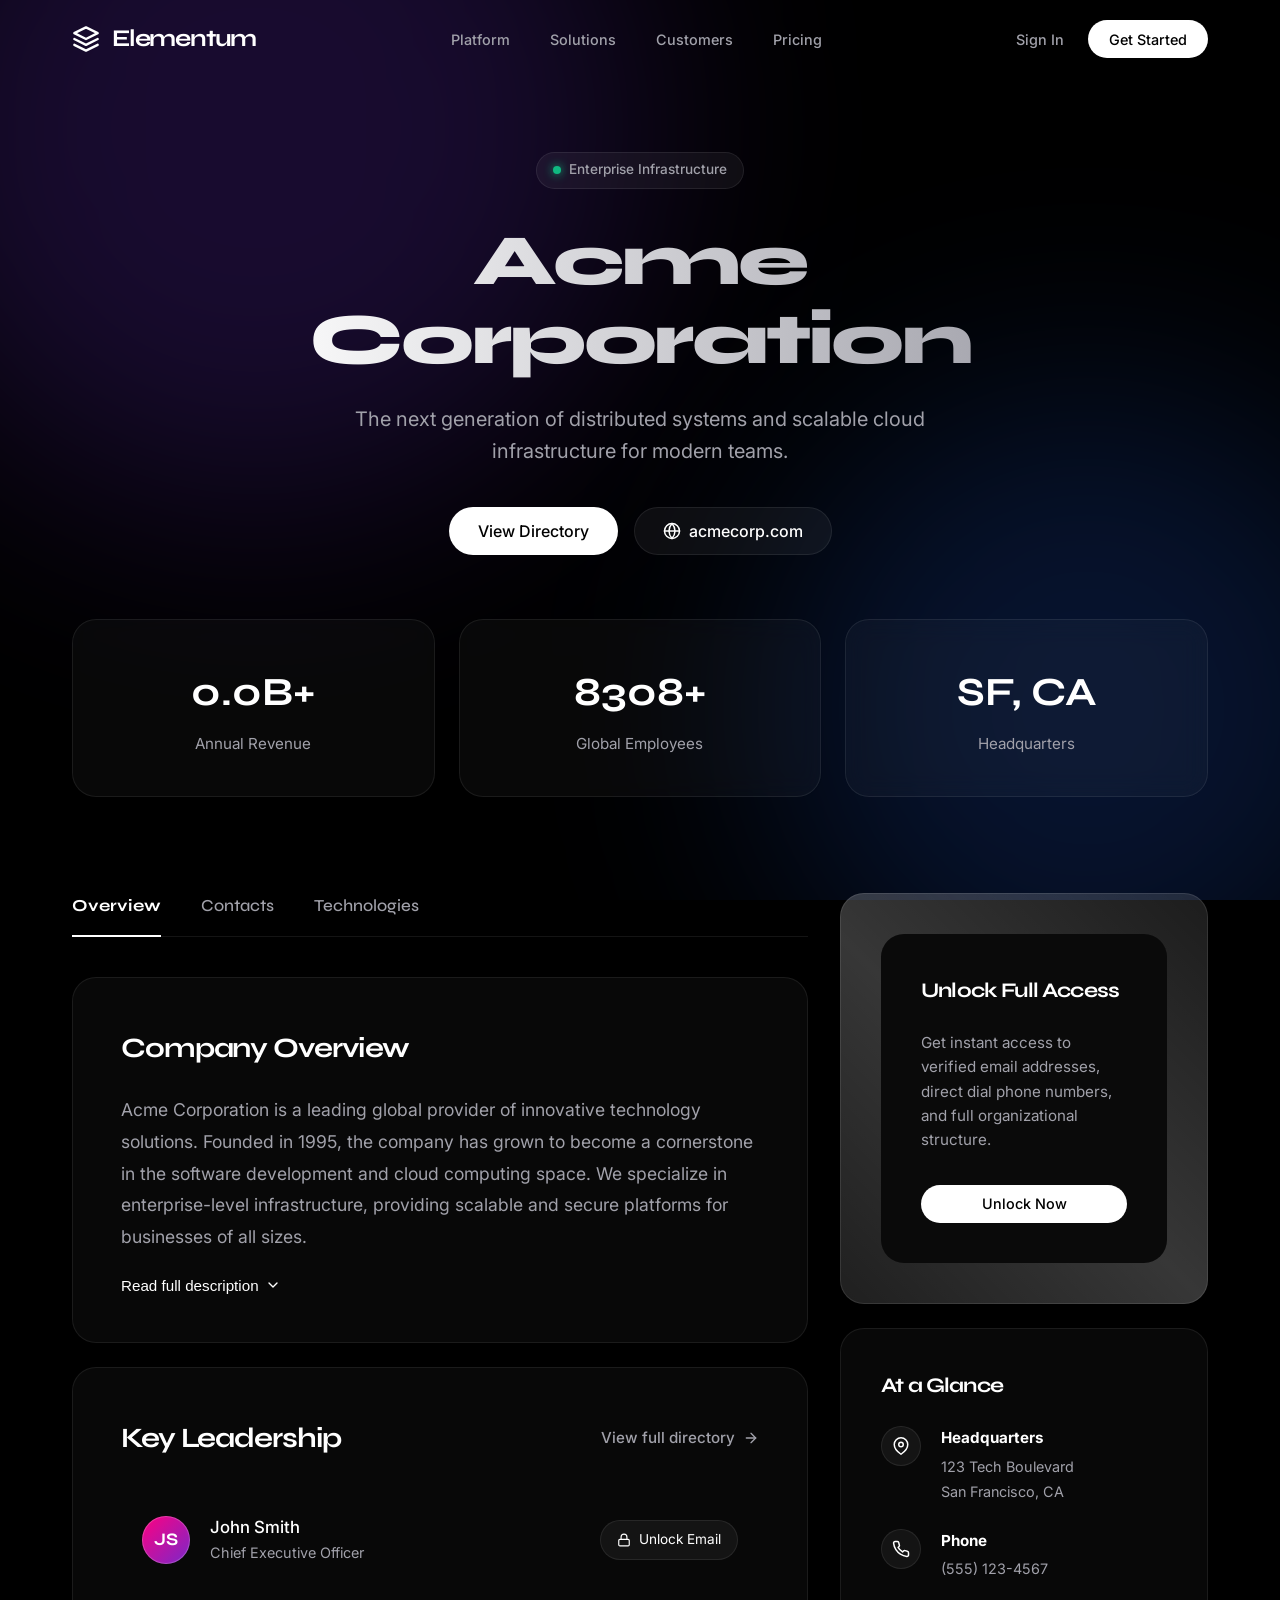
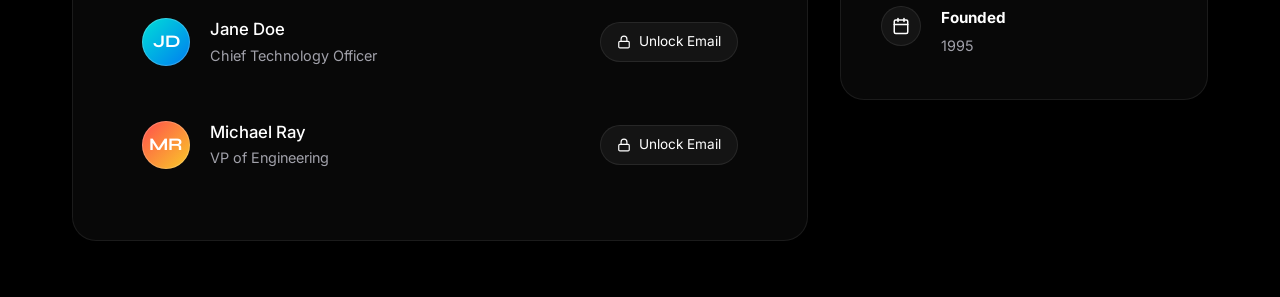
<file: zoominfo-rebuild/index.html>
<!DOCTYPE html>
<html lang="en" class="dark">
<head>
    <meta charset="UTF-8">
    <meta name="viewport" content="width=device-width, initial-scale=1.0">
    <title>Acme Corporation - Premium SaaS Profile</title>
    <link rel="stylesheet" href="style.css">
    <link rel="preconnect" href="https://fonts.googleapis.com">
    <link rel="preconnect" href="https://fonts.gstatic.com" crossorigin>
    <link href="https://fonts.googleapis.com/css2?family=Syne:wght@400;500;600;700;800&family=Inter:wght@300;400;500;600&display=swap" rel="stylesheet">
</head>
<body>
    
    <!-- Ambient Glow Background -->
    <div class="ambient-glow">
        <div class="glow-orb orb-1"></div>
        <div class="glow-orb orb-2"></div>
    </div>

    <!-- Header Navigation -->
    <header class="site-header" id="navbar">
        <div class="header-container">
            <div class="header-left">
                <a href="index.html" class="logo-link transition-link">
                    <svg class="logo-icon" xmlns="http://www.w3.org/2000/svg" width="28" height="28" viewBox="0 0 24 24" fill="none" stroke="currentColor" stroke-width="2" stroke-linecap="round" stroke-linejoin="round"><polygon points="12 2 2 7 12 12 22 7 12 2"></polygon><polyline points="2 17 12 22 22 17"></polyline><polyline points="2 12 12 17 22 12"></polyline></svg>
                    <span class="logo-text">Elementum</span>
                </a>
            </div>
            
            <nav class="header-nav">
                <a href="index.html" class="nav-link transition-link">Platform</a>
                <a href="index.html" class="nav-link transition-link">Solutions</a>
                <a href="index.html" class="nav-link transition-link">Customers</a>
                <a href="pricing.html" class="nav-link transition-link">Pricing</a>
            </nav>

            <div class="header-actions">
                <a href="login.html" class="login-btn transition-link">Sign In</a>
                <button class="cta-btn primary glow-effect">Get Started</button>
            </div>
            
            <button class="mobile-menu-btn" aria-label="Toggle Menu">
                <svg xmlns="http://www.w3.org/2000/svg" width="24" height="24" viewBox="0 0 24 24" fill="none" stroke="currentColor" stroke-width="2" stroke-linecap="round" stroke-linejoin="round"><line x1="3" y1="12" x2="21" y2="12"></line><line x1="3" y1="6" x2="21" y2="6"></line><line x1="3" y1="18" x2="21" y2="18"></line></svg>
            </button>
        </div>
    </header>

    <main class="page-content">
        <!-- Hero Section -->
        <section class="company-hero reveal-up">
            <div class="hero-content-wrapper">
                <div class="badge-pill">
                    <span class="badge-dot"></span>
                    Enterprise Infrastructure
                </div>
                
                <h1 class="gradient-text">Acme Corporation</h1>
                <p class="hero-subtitle">The next generation of distributed systems and scalable cloud infrastructure for modern teams.</p>
                
                <div class="hero-actions">
                    <button class="cta-btn primary glow-effect lg">View Directory</button>
                    <button class="cta-btn secondary lg">
                        <svg xmlns="http://www.w3.org/2000/svg" width="18" height="18" viewBox="0 0 24 24" fill="none" stroke="currentColor" stroke-width="2" stroke-linecap="round" stroke-linejoin="round" style="margin-right: 8px;"><circle cx="12" cy="12" r="10"></circle><line x1="2" y1="12" x2="22" y2="12"></line><path d="M12 2a15.3 15.3 0 0 1 4 10 15.3 15.3 0 0 1-4 10 15.3 15.3 0 0 1-4-10 15.3 15.3 0 0 1 4-10z"></path></svg>
                        acmecorp.com
                    </button>
                </div>
            </div>
            
            <div class="hero-stats-grid reveal-up delay-1">
                <div class="stat-card glass-card">
                    <span class="stat-value"><span class="counter" data-target="2.4">0</span>B+</span>
                    <span class="stat-label">Annual Revenue</span>
                </div>
                <div class="stat-card glass-card">
                    <span class="stat-value"><span class="counter" data-target="10000">0</span>+</span>
                    <span class="stat-label">Global Employees</span>
                </div>
                <div class="stat-card glass-card">
                    <span class="stat-value">SF, CA</span>
                    <span class="stat-label">Headquarters</span>
                </div>
            </div>
        </section>

        <!-- Main Layout Grid -->
        <div class="layout-grid">
            <!-- Left Column -->
            <div class="main-column">
                
                <!-- Tabs -->
                <div class="tabs-nav reveal-up delay-2">
                    <ul class="tabs-list" role="tablist">
                        <li class="tab-item active" role="tab" aria-selected="true" data-target="overview">Overview</li>
                        <li class="tab-item" role="tab" aria-selected="false" data-target="contacts">Contacts</li>
                        <li class="tab-item" role="tab" aria-selected="false" data-target="technologies">Technologies</li>
                    </ul>
                </div>

                <!-- Tab Panels -->
                <div class="tab-content">
                    <!-- Overview Tab -->
                    <div class="tab-panel active" id="overview">
                        
                        <!-- About Section -->
                        <section class="content-card glass-card reveal-up">
                            <div class="card-glow-hover"></div>
                            <h2>Company Overview</h2>
                            <div class="about-text-container">
                                <p class="about-text">
                                    Acme Corporation is a leading global provider of innovative technology solutions. Founded in 1995, the company has grown to become a cornerstone in the software development and cloud computing space. We specialize in enterprise-level infrastructure, providing scalable and secure platforms for businesses of all sizes.
                                    <span class="more-text">
                                        <br><br>Our mission is to empower organizations through digital transformation. With a deep commitment to sustainable engineering practices, Acme continues to push boundaries in distributed systems and advanced AI workloads.
                                    </span>
                                </p>
                                <button class="read-more-btn">Read full description <svg xmlns="http://www.w3.org/2000/svg" width="16" height="16" viewBox="0 0 24 24" fill="none" stroke="currentColor" stroke-width="2" stroke-linecap="round" stroke-linejoin="round"><polyline points="6 9 12 15 18 9"></polyline></svg></button>
                            </div>
                        </section>

                        <!-- Key Contacts Section -->
                        <section class="content-card glass-card reveal-up">
                            <div class="card-glow-hover"></div>
                            <div class="section-header">
                                <h2>Key Leadership</h2>
                                <a href="#" class="view-all-link">View full directory <svg xmlns="http://www.w3.org/2000/svg" width="16" height="16" viewBox="0 0 24 24" fill="none" stroke="currentColor" stroke-width="2" stroke-linecap="round" stroke-linejoin="round"><line x1="5" y1="12" x2="19" y2="12"></line><polyline points="12 5 19 12 12 19"></polyline></svg></a>
                            </div>
                            
                            <div class="contacts-list">
                                <!-- Contact 1 -->
                                <div class="contact-row">
                                    <div class="contact-profile">
                                        <div class="avatar gradient-1">JS</div>
                                        <div class="contact-info">
                                            <strong>John Smith</strong>
                                            <span>Chief Executive Officer</span>
                                        </div>
                                    </div>
                                    <div class="contact-meta">
                                        <div class="blur-pill"><svg xmlns="http://www.w3.org/2000/svg" width="14" height="14" viewBox="0 0 24 24" fill="none" stroke="currentColor" stroke-width="2" stroke-linecap="round" stroke-linejoin="round"><rect x="3" y="11" width="18" height="11" rx="2" ry="2"></rect><path d="M7 11V7a5 5 0 0 1 10 0v4"></path></svg> Unlock Email</div>
                                    </div>
                                </div>
                                <!-- Contact 2 -->
                                <div class="contact-row">
                                    <div class="contact-profile">
                                        <div class="avatar gradient-2">JD</div>
                                        <div class="contact-info">
                                            <strong>Jane Doe</strong>
                                            <span>Chief Technology Officer</span>
                                        </div>
                                    </div>
                                    <div class="contact-meta">
                                        <div class="blur-pill"><svg xmlns="http://www.w3.org/2000/svg" width="14" height="14" viewBox="0 0 24 24" fill="none" stroke="currentColor" stroke-width="2" stroke-linecap="round" stroke-linejoin="round"><rect x="3" y="11" width="18" height="11" rx="2" ry="2"></rect><path d="M7 11V7a5 5 0 0 1 10 0v4"></path></svg> Unlock Email</div>
                                    </div>
                                </div>
                                <!-- Contact 3 -->
                                <div class="contact-row">
                                    <div class="contact-profile">
                                        <div class="avatar gradient-3">MR</div>
                                        <div class="contact-info">
                                            <strong>Michael Ray</strong>
                                            <span>VP of Engineering</span>
                                        </div>
                                    </div>
                                    <div class="contact-meta">
                                        <div class="blur-pill"><svg xmlns="http://www.w3.org/2000/svg" width="14" height="14" viewBox="0 0 24 24" fill="none" stroke="currentColor" stroke-width="2" stroke-linecap="round" stroke-linejoin="round"><rect x="3" y="11" width="18" height="11" rx="2" ry="2"></rect><path d="M7 11V7a5 5 0 0 1 10 0v4"></path></svg> Unlock Email</div>
                                    </div>
                                </div>
                            </div>
                        </section>
                    </div>

                    <!-- Placeholder Tabs -->
                    <div class="tab-panel" id="contacts">
                        <section class="content-card glass-card">
                            <h2>All Contacts</h2>
                            <p class="empty-state">Select a department to view contacts.</p>
                        </section>
                    </div>
                    <div class="tab-panel" id="technologies">
                        <section class="content-card glass-card">
                            <h2>Tech Stack</h2>
                            <p class="empty-state">Technology stack information will appear here.</p>
                        </section>
                    </div>
                </div>
            </div>

            <!-- Right Sidebar Column -->
            <aside class="sidebar-column">
                
                <!-- Unlock Widget -->
                <div class="sidebar-widget highlight-card reveal-up">
                    <div class="animated-border"></div>
                    <div class="widget-content">
                        <h3>Unlock Full Access</h3>
                        <p>Get instant access to verified email addresses, direct dial phone numbers, and full organizational structure.</p>
                        <button class="cta-btn primary full-width glow-effect">Unlock Now</button>
                    </div>
                </div>

                <!-- Company Details -->
                <div class="sidebar-widget glass-card reveal-up delay-1">
                    <h3>At a Glance</h3>
                    <ul class="details-list">
                        <li>
                            <div class="icon-box"><svg xmlns="http://www.w3.org/2000/svg" width="18" height="18" viewBox="0 0 24 24" fill="none" stroke="currentColor" stroke-width="2" stroke-linecap="round" stroke-linejoin="round"><path d="M21 10c0 7-9 13-9 13s-9-6-9-13a9 9 0 0 1 18 0z"></path><circle cx="12" cy="10" r="3"></circle></svg></div>
                            <div class="detail-text">
                                <strong>Headquarters</strong>
                                <span>123 Tech Boulevard<br>San Francisco, CA</span>
                            </div>
                        </li>
                        <li>
                            <div class="icon-box"><svg xmlns="http://www.w3.org/2000/svg" width="18" height="18" viewBox="0 0 24 24" fill="none" stroke="currentColor" stroke-width="2" stroke-linecap="round" stroke-linejoin="round"><path d="M22 16.92v3a2 2 0 0 1-2.18 2 19.79 19.79 0 0 1-8.63-3.07 19.5 19.5 0 0 1-6-6 19.79 19.79 0 0 1-3.07-8.67A2 2 0 0 1 4.11 2h3a2 2 0 0 1 2 1.72 12.84 12.84 0 0 0 .7 2.81 2 2 0 0 1-.45 2.11L8.09 9.91a16 16 0 0 0 6 6l1.27-1.27a2 2 0 0 1 2.11-.45 12.84 12.84 0 0 0 2.81.7A2 2 0 0 1 22 16.92z"></path></svg></div>
                            <div class="detail-text">
                                <strong>Phone</strong>
                                <span>(555) 123-4567</span>
                            </div>
                        </li>
                        <li>
                            <div class="icon-box"><svg xmlns="http://www.w3.org/2000/svg" width="18" height="18" viewBox="0 0 24 24" fill="none" stroke="currentColor" stroke-width="2" stroke-linecap="round" stroke-linejoin="round"><rect x="3" y="4" width="18" height="18" rx="2" ry="2"></rect><line x1="16" y1="2" x2="16" y2="6"></line><line x1="8" y1="2" x2="8" y2="6"></line><line x1="3" y1="10" x2="21" y2="10"></line></svg></div>
                            <div class="detail-text">
                                <strong>Founded</strong>
                                <span>1995</span>
                            </div>
                        </li>
                    </ul>
                </div>
                
            </aside>
        </div>
    </main>

    <script src="script.js"></script>
</body>
</html>
</file>
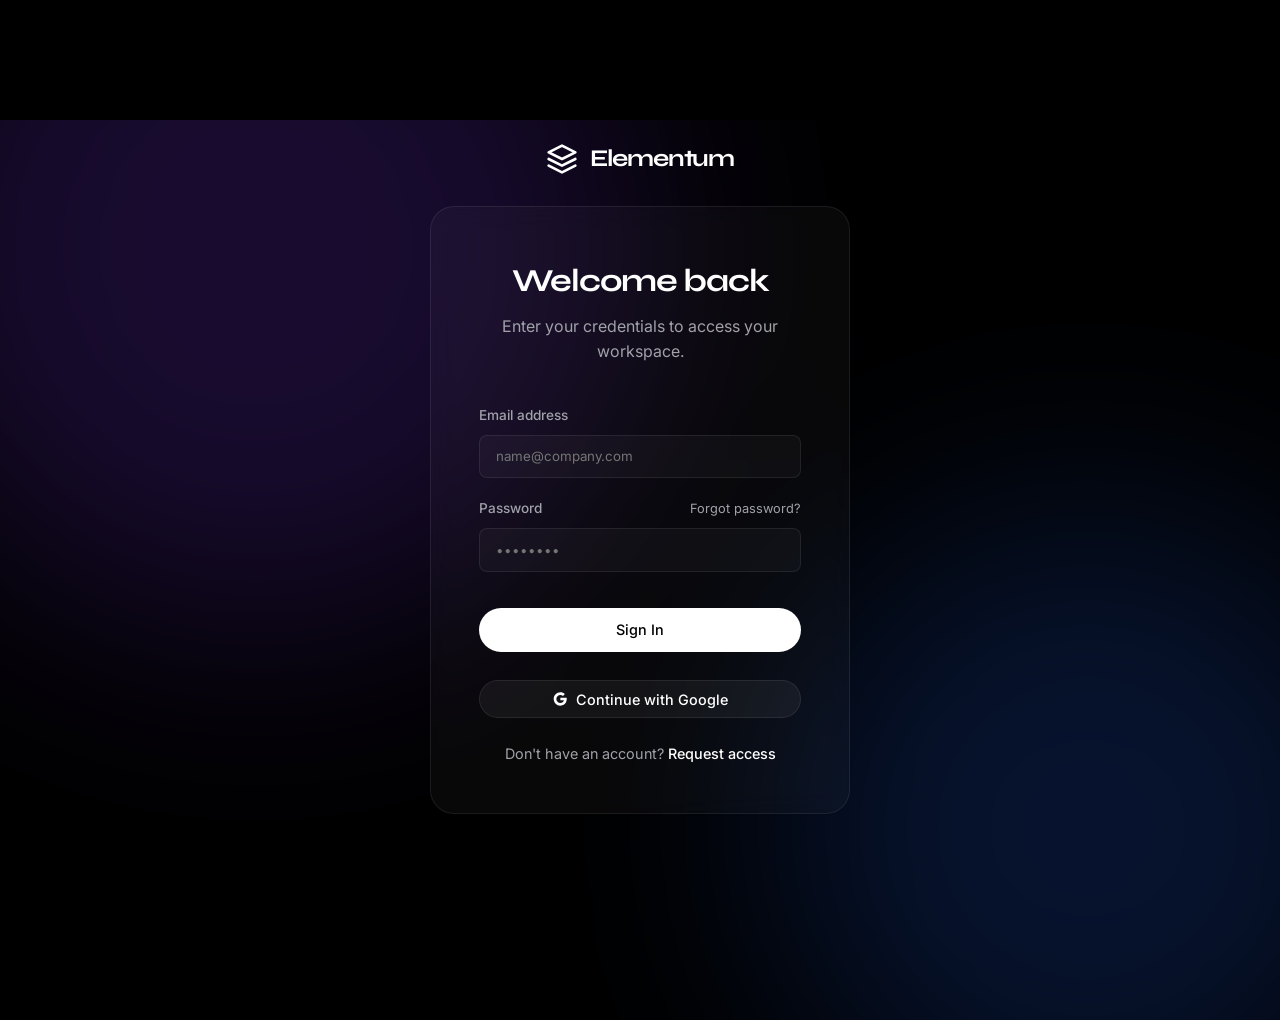
<file: zoominfo-rebuild/login.html>
<!DOCTYPE html>
<html lang="en" class="dark">
<head>
    <meta charset="UTF-8">
    <meta name="viewport" content="width=device-width, initial-scale=1.0">
    <title>Elementum - Sign In</title>
    <link rel="stylesheet" href="style.css">
    <link rel="preconnect" href="https://fonts.googleapis.com">
    <link rel="preconnect" href="https://fonts.gstatic.com" crossorigin>
    <link href="https://fonts.googleapis.com/css2?family=Syne:wght@400;500;600;700;800&family=Inter:wght@300;400;500;600&display=swap" rel="stylesheet">
</head>
<body class="reveal-up is-visible">
    
    <!-- Ambient Glow Background -->
    <div class="ambient-glow">
        <div class="glow-orb orb-1"></div>
        <div class="glow-orb orb-2"></div>
    </div>

    <!-- Header Navigation (Minimal) -->
    <header class="site-header" id="navbar">
        <div class="header-container" style="justify-content: center;">
            <a href="index.html" class="logo-link transition-link">
                <svg class="logo-icon" xmlns="http://www.w3.org/2000/svg" width="32" height="32" viewBox="0 0 24 24" fill="none" stroke="currentColor" stroke-width="2" stroke-linecap="round" stroke-linejoin="round"><polygon points="12 2 2 7 12 12 22 7 12 2"></polygon><polyline points="2 17 12 22 22 17"></polyline><polyline points="2 12 12 17 22 12"></polyline></svg>
                <span class="logo-text">Elementum</span>
            </a>
        </div>
    </header>

    <main class="page-content auth-wrapper">
        <div class="auth-container glass-card reveal-up delay-1 is-visible">
            <h1>Welcome back</h1>
            <p>Enter your credentials to access your workspace.</p>
            
            <form class="auth-form" onsubmit="event.preventDefault(); window.location.href='index.html';">
                <div class="input-group">
                    <label for="email">Email address</label>
                    <input type="email" id="email" placeholder="name@company.com" required>
                </div>
                
                <div class="input-group">
                    <div style="display: flex; justify-content: space-between; align-items: baseline;">
                        <label for="password">Password</label>
                        <a href="#" style="font-size: 0.8rem; color: var(--text-secondary);">Forgot password?</a>
                    </div>
                    <input type="password" id="password" placeholder="••••••••" required>
                </div>
                
                <button type="submit" class="cta-btn primary full-width glow-effect" style="margin-top: 1rem; padding: 0.8rem;">
                    Sign In
                </button>
                
                <button type="button" class="cta-btn secondary full-width" style="margin-top: 0.5rem; display: flex; gap: 0.5rem; justify-content: center;">
                    <svg xmlns="http://www.w3.org/2000/svg" width="16" height="16" viewBox="0 0 24 24" fill="currentColor"><path d="M12.545,10.239v3.821h5.445c-0.712,2.315-2.647,3.972-5.445,3.972c-3.332,0-6.033-2.701-6.033-6.032s2.701-6.032,6.033-6.032c1.498,0,2.866,0.549,3.921,1.453l2.814-2.814C17.503,2.988,15.139,2,12.545,2C7.021,2,2.543,6.477,2.543,12s4.478,10,10.002,10c8.396,0,10.249-7.85,9.426-11.748L12.545,10.239z"/></svg>
                    Continue with Google
                </button>
            </form>
            
            <div class="auth-footer">
                Don't have an account? <a href="#" class="transition-link">Request access</a>
            </div>
        </div>
    </main>

    <script src="script.js"></script>
</body>
</html>
</file>
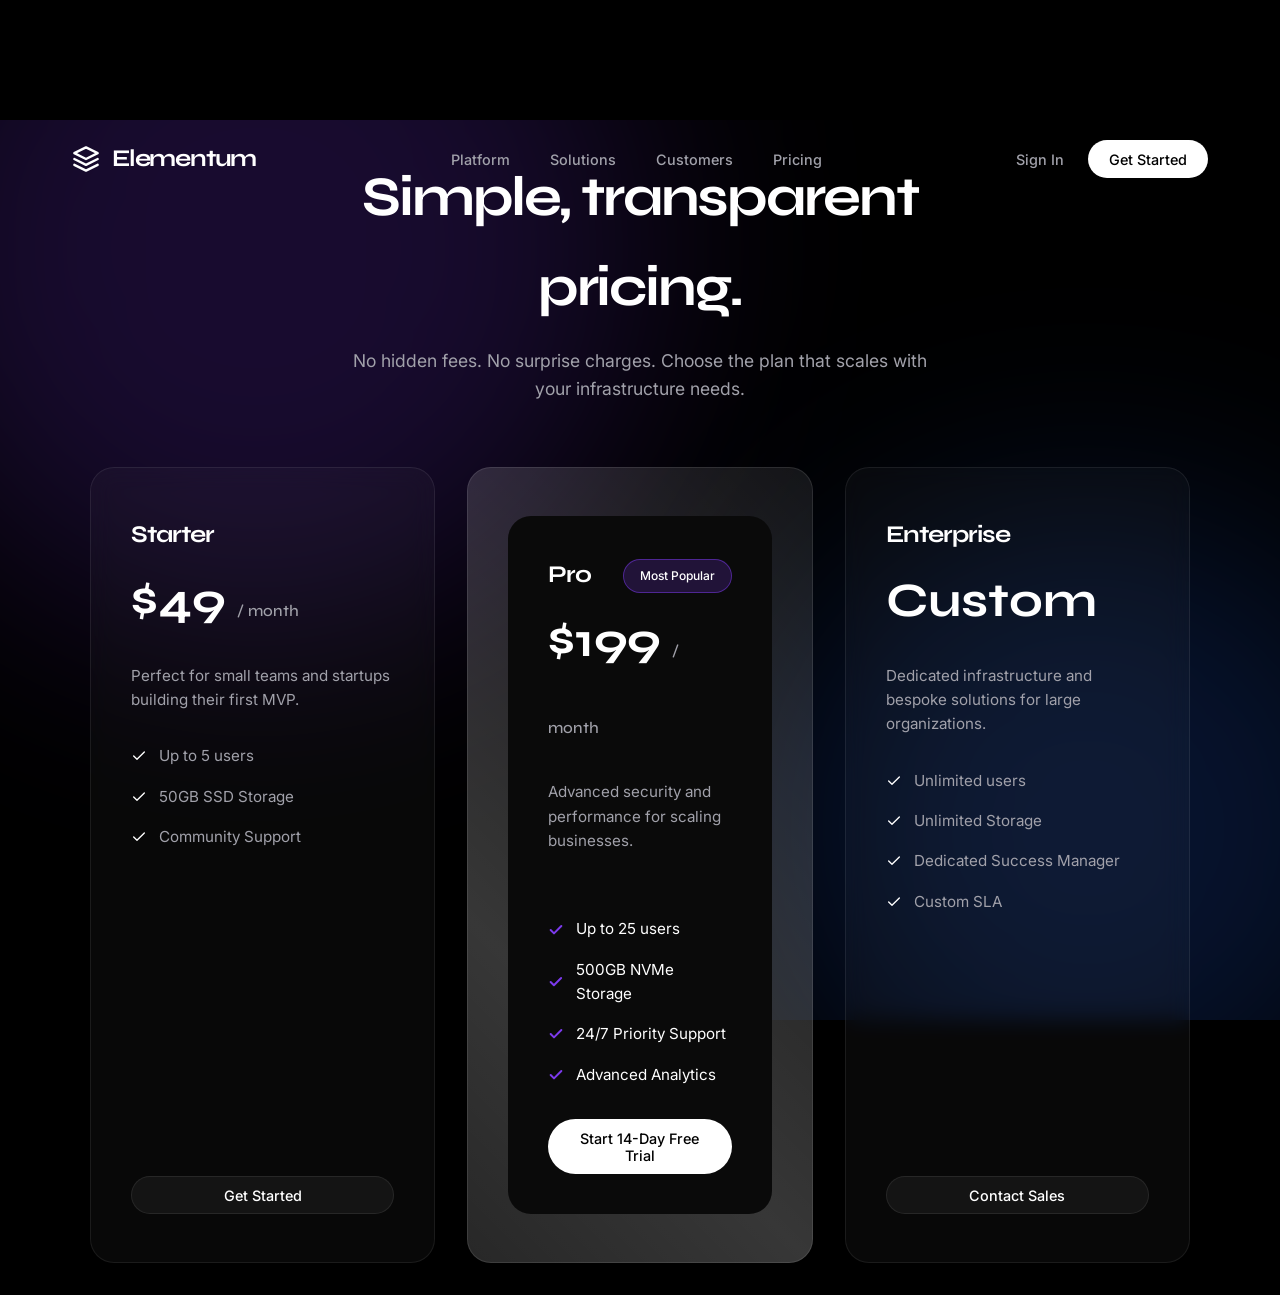
<file: zoominfo-rebuild/pricing.html>
<!DOCTYPE html>
<html lang="en" class="dark">
<head>
    <meta charset="UTF-8">
    <meta name="viewport" content="width=device-width, initial-scale=1.0">
    <title>Acme Corporation - Pricing</title>
    <link rel="stylesheet" href="style.css">
    <link rel="preconnect" href="https://fonts.googleapis.com">
    <link rel="preconnect" href="https://fonts.gstatic.com" crossorigin>
    <link href="https://fonts.googleapis.com/css2?family=Syne:wght@400;500;600;700;800&family=Inter:wght@300;400;500;600&display=swap" rel="stylesheet">
</head>
<body class="reveal-up is-visible">
    
    <!-- Ambient Glow Background -->
    <div class="ambient-glow">
        <div class="glow-orb orb-1"></div>
        <div class="glow-orb orb-2"></div>
    </div>

    <!-- Header Navigation -->
    <header class="site-header" id="navbar">
        <div class="header-container">
            <div class="header-left">
                <a href="index.html" class="logo-link transition-link">
                    <svg class="logo-icon" xmlns="http://www.w3.org/2000/svg" width="28" height="28" viewBox="0 0 24 24" fill="none" stroke="currentColor" stroke-width="2" stroke-linecap="round" stroke-linejoin="round"><polygon points="12 2 2 7 12 12 22 7 12 2"></polygon><polyline points="2 17 12 22 22 17"></polyline><polyline points="2 12 12 17 22 12"></polyline></svg>
                    <span class="logo-text">Elementum</span>
                </a>
            </div>
            
            <nav class="header-nav">
                <a href="index.html" class="nav-link transition-link">Platform</a>
                <a href="index.html" class="nav-link transition-link">Solutions</a>
                <a href="index.html" class="nav-link transition-link">Customers</a>
                <a href="pricing.html" class="nav-link transition-link">Pricing</a>
            </nav>

            <div class="header-actions">
                <a href="login.html" class="login-btn transition-link">Sign In</a>
                <button class="cta-btn primary glow-effect">Get Started</button>
            </div>
        </div>
    </header>

    <main class="page-content">
        <div class="page-header reveal-up delay-1 is-visible">
            <h1>Simple, transparent pricing.</h1>
            <p>No hidden fees. No surprise charges. Choose the plan that scales with your infrastructure needs.</p>
        </div>

        <div class="pricing-grid reveal-up delay-2 is-visible">
            
            <!-- Starter -->
            <div class="pricing-card glass-card">
                <h3>Starter</h3>
                <div class="price">$49 <span>/ month</span></div>
                <p style="color: var(--text-secondary); font-size: 0.95rem;">Perfect for small teams and startups building their first MVP.</p>
                
                <ul class="pricing-features">
                    <li><svg xmlns="http://www.w3.org/2000/svg" width="16" height="16" viewBox="0 0 24 24" fill="none" stroke="currentColor" stroke-width="2" stroke-linecap="round" stroke-linejoin="round"><polyline points="20 6 9 17 4 12"></polyline></svg> Up to 5 users</li>
                    <li><svg xmlns="http://www.w3.org/2000/svg" width="16" height="16" viewBox="0 0 24 24" fill="none" stroke="currentColor" stroke-width="2" stroke-linecap="round" stroke-linejoin="round"><polyline points="20 6 9 17 4 12"></polyline></svg> 50GB SSD Storage</li>
                    <li><svg xmlns="http://www.w3.org/2000/svg" width="16" height="16" viewBox="0 0 24 24" fill="none" stroke="currentColor" stroke-width="2" stroke-linecap="round" stroke-linejoin="round"><polyline points="20 6 9 17 4 12"></polyline></svg> Community Support</li>
                </ul>
                <button class="cta-btn secondary full-width">Get Started</button>
            </div>

            <!-- Pro -->
            <div class="pricing-card highlight-card">
                <div class="animated-border"></div>
                <div class="widget-content" style="display:flex; flex-direction:column;">
                    <div style="display: flex; justify-content: space-between; align-items: center; margin-bottom: 0.5rem;">
                        <h3 style="margin-bottom:0;">Pro</h3>
                        <span class="badge-pill" style="margin:0; background:rgba(124,58,237,0.2); border-color: rgba(124,58,237,0.5); color:#fff; font-size:0.75rem;">Most Popular</span>
                    </div>
                    <div class="price">$199 <span>/ month</span></div>
                    <p style="color: var(--text-secondary); font-size: 0.95rem;">Advanced security and performance for scaling businesses.</p>
                    
                    <ul class="pricing-features">
                        <li><svg xmlns="http://www.w3.org/2000/svg" width="16" height="16" viewBox="0 0 24 24" fill="none" stroke="#7c3aed" stroke-width="3" stroke-linecap="round" stroke-linejoin="round"><polyline points="20 6 9 17 4 12"></polyline></svg> <span style="color:#fff;">Up to 25 users</span></li>
                        <li><svg xmlns="http://www.w3.org/2000/svg" width="16" height="16" viewBox="0 0 24 24" fill="none" stroke="#7c3aed" stroke-width="3" stroke-linecap="round" stroke-linejoin="round"><polyline points="20 6 9 17 4 12"></polyline></svg> <span style="color:#fff;">500GB NVMe Storage</span></li>
                        <li><svg xmlns="http://www.w3.org/2000/svg" width="16" height="16" viewBox="0 0 24 24" fill="none" stroke="#7c3aed" stroke-width="3" stroke-linecap="round" stroke-linejoin="round"><polyline points="20 6 9 17 4 12"></polyline></svg> <span style="color:#fff;">24/7 Priority Support</span></li>
                        <li><svg xmlns="http://www.w3.org/2000/svg" width="16" height="16" viewBox="0 0 24 24" fill="none" stroke="#7c3aed" stroke-width="3" stroke-linecap="round" stroke-linejoin="round"><polyline points="20 6 9 17 4 12"></polyline></svg> <span style="color:#fff;">Advanced Analytics</span></li>
                    </ul>
                    <button class="cta-btn primary full-width glow-effect">Start 14-Day Free Trial</button>
                </div>
            </div>

            <!-- Enterprise -->
            <div class="pricing-card glass-card">
                <h3>Enterprise</h3>
                <div class="price">Custom</div>
                <p style="color: var(--text-secondary); font-size: 0.95rem;">Dedicated infrastructure and bespoke solutions for large organizations.</p>
                
                <ul class="pricing-features">
                    <li><svg xmlns="http://www.w3.org/2000/svg" width="16" height="16" viewBox="0 0 24 24" fill="none" stroke="currentColor" stroke-width="2" stroke-linecap="round" stroke-linejoin="round"><polyline points="20 6 9 17 4 12"></polyline></svg> Unlimited users</li>
                    <li><svg xmlns="http://www.w3.org/2000/svg" width="16" height="16" viewBox="0 0 24 24" fill="none" stroke="currentColor" stroke-width="2" stroke-linecap="round" stroke-linejoin="round"><polyline points="20 6 9 17 4 12"></polyline></svg> Unlimited Storage</li>
                    <li><svg xmlns="http://www.w3.org/2000/svg" width="16" height="16" viewBox="0 0 24 24" fill="none" stroke="currentColor" stroke-width="2" stroke-linecap="round" stroke-linejoin="round"><polyline points="20 6 9 17 4 12"></polyline></svg> Dedicated Success Manager</li>
                    <li><svg xmlns="http://www.w3.org/2000/svg" width="16" height="16" viewBox="0 0 24 24" fill="none" stroke="currentColor" stroke-width="2" stroke-linecap="round" stroke-linejoin="round"><polyline points="20 6 9 17 4 12"></polyline></svg> Custom SLA</li>
                </ul>
                <button class="cta-btn secondary full-width">Contact Sales</button>
            </div>

        </div>
    </main>

    <script src="script.js"></script>
</body>
</html>
</file>
<file: zoominfo-rebuild/style.css>
:root {
    /* Color Palette - Dark Vercel/Linear Aesthetic */
    --bg-base: #000000;
    --bg-surface: #0a0a0a;
    --bg-card: rgba(255, 255, 255, 0.03);
    
    --text-primary: #ffffff;
    --text-secondary: #a1a1aa; /* Zinc 400 */
    --text-tertiary: #71717a;  /* Zinc 500 */
    
    --border-light: rgba(255, 255, 255, 0.08);
    --border-hover: rgba(255, 255, 255, 0.15);
    
    --accent-glow-1: rgba(124, 58, 237, 0.4); /* Purple */
    --accent-glow-2: rgba(37, 99, 235, 0.4);  /* Blue */
    
    --primary: #ffffff;
    --primary-inv: #000000;
    
    /* Fonts */
    --font-sans: 'Inter', sans-serif;
    --font-heading: 'Syne', sans-serif;
    
    /* Radii */
    --radius-sm: 8px;
    --radius-md: 12px;
    --radius-lg: 16px;
    --radius-xl: 24px;
    
    /* Transitions */
    --transition: all 0.3s cubic-bezier(0.16, 1, 0.3, 1);
}

* {
    margin: 0;
    padding: 0;
    box-sizing: border-box;
}

body {
    font-family: var(--font-sans);
    color: var(--text-primary);
    background-color: var(--bg-base);
    line-height: 1.6;
    -webkit-font-smoothing: antialiased;
    overflow-x: hidden;
}

::selection {
    background: rgba(255,255,255,0.2);
    color: #fff;
}

/* Ambient Glow Background */
.ambient-glow {
    position: fixed;
    top: 0; left: 0; width: 100vw; height: 100vh;
    z-index: -1;
    overflow: hidden;
    pointer-events: none;
}
.glow-orb {
    position: absolute;
    border-radius: 50%;
    filter: blur(120px);
    opacity: 0.5;
    animation: drift 20s infinite alternate ease-in-out;
}
.orb-1 {
    width: 60vw; height: 60vw;
    background: var(--accent-glow-1);
    top: -20vw; left: -10vw;
}
.orb-2 {
    width: 50vw; height: 50vw;
    background: var(--accent-glow-2);
    bottom: -10vw; right: -10vw;
    animation-delay: -10s;
}

@keyframes drift {
    0% { transform: translate(0, 0) scale(1); }
    100% { transform: translate(5vw, 10vh) scale(1.1); }
}

a {
    color: var(--text-primary);
    text-decoration: none;
    transition: var(--transition);
}

/* Scroll Animations */
.reveal-up {
    opacity: 0;
    transform: translateY(40px);
    transition: opacity 1s cubic-bezier(0.16, 1, 0.3, 1), transform 1s cubic-bezier(0.16, 1, 0.3, 1);
}
.reveal-up.is-visible {
    opacity: 1;
    transform: translateY(0);
}
.delay-1 { transition-delay: 0.1s; }
.delay-2 { transition-delay: 0.2s; }

/* Typography */
h1, h2, h3, h4 {
    font-family: var(--font-heading);
    color: var(--text-primary);
    letter-spacing: -0.04em; /* Tight letter spacing for Syne */
}
.gradient-text {
    background: linear-gradient(to right, #ffffff, #a1a1aa);
    -webkit-background-clip: text;
    -webkit-text-fill-color: transparent;
}

/* Header Navbar */
.site-header {
    position: fixed;
    top: 0; width: 100%;
    z-index: 100;
    padding: 1.25rem 0;
    background: transparent;
    transition: var(--transition);
    border-bottom: 1px solid transparent;
}
.site-header.scrolled {
    background: rgba(0, 0, 0, 0.6);
    backdrop-filter: blur(20px);
    -webkit-backdrop-filter: blur(20px);
    border-bottom: 1px solid var(--border-light);
    padding: 1rem 0;
}

.header-container {
    max-width: 1200px;
    margin: 0 auto;
    padding: 0 2rem;
    display: flex;
    justify-content: space-between;
    align-items: center;
}

.logo-link {
    display: flex;
    align-items: center;
    gap: 0.75rem;
    font-family: var(--font-heading);
    font-weight: 700;
    font-size: 1.5rem;
    letter-spacing: -0.05em;
}

.header-nav { display: flex; gap: 2.5rem; }
.nav-link {
    font-size: 0.9rem;
    font-weight: 500;
    color: var(--text-secondary);
}
.nav-link:hover { color: var(--text-primary); text-shadow: 0 0 10px rgba(255,255,255,0.3); }

.header-actions { display: flex; align-items: center; gap: 1.5rem; }
.login-btn {
    font-size: 0.9rem;
    font-weight: 500;
    color: var(--text-secondary);
}
.login-btn:hover { color: var(--text-primary); }

.mobile-menu-btn {
    display: none; background: none; border: none; cursor: pointer; color: var(--text-primary);
}

/* Buttons */
.cta-btn {
    padding: 0.6rem 1.25rem;
    border-radius: 30px;
    font-family: var(--font-sans);
    font-weight: 500;
    font-size: 0.9rem;
    cursor: pointer;
    border: 1px solid transparent;
    transition: var(--transition);
    display: inline-flex;
    align-items: center;
    justify-content: center;
}
.cta-btn.lg {
    padding: 0.8rem 1.75rem;
    font-size: 1rem;
}

.cta-btn.primary {
    background: #ffffff;
    color: #000000;
}
.cta-btn.primary:hover {
    background: #e4e4e7;
    transform: translateY(-1px);
}

.cta-btn.secondary {
    background: rgba(255, 255, 255, 0.05);
    color: var(--text-primary);
    border: 1px solid var(--border-light);
}
.cta-btn.secondary:hover {
    background: rgba(255, 255, 255, 0.1);
    border-color: var(--border-hover);
}
.cta-btn.full-width { width: 100%; }

.glow-effect {
    position: relative;
}
.glow-effect::before {
    content: '';
    position: absolute;
    top: 0; left: 0; right: 0; bottom: 0;
    border-radius: inherit;
    box-shadow: 0 0 20px 0 rgba(255, 255, 255, 0.3);
    opacity: 0;
    transition: opacity 0.3s ease;
    z-index: -1;
}
.glow-effect:hover::before { opacity: 1; }

/* Layout */
.page-content {
    max-width: 1200px;
    margin: 120px auto 0;
    padding: 2rem;
}

/* Hero Section */
.company-hero {
    margin-bottom: 6rem;
    text-align: center;
    display: flex;
    flex-direction: column;
    align-items: center;
}
.hero-content-wrapper {
    max-width: 800px;
    margin: 0 auto 4rem;
}
.badge-pill {
    display: inline-flex; align-items: center; gap: 0.5rem;
    background: rgba(255, 255, 255, 0.05);
    border: 1px solid var(--border-light);
    padding: 0.4rem 1rem;
    border-radius: 30px;
    font-size: 0.85rem;
    font-weight: 500;
    color: var(--text-secondary);
    margin-bottom: 2rem;
}
.badge-dot {
    width: 8px; height: 8px;
    background: #10b981; /* Emerald */
    border-radius: 50%;
    box-shadow: 0 0 10px #10b981;
}

.hero-content-wrapper h1 {
    font-size: 4.5rem;
    font-weight: 800;
    margin-bottom: 1.5rem;
    line-height: 1.1;
}
.hero-subtitle {
    font-size: 1.25rem;
    color: var(--text-secondary);
    line-height: 1.6;
    margin-bottom: 2.5rem;
    max-width: 600px;
    margin-left: auto; margin-right: auto;
}
.hero-actions {
    display: flex;
    justify-content: center;
    gap: 1rem;
}

/* Glass Cards */
.glass-card {
    background: var(--bg-card);
    backdrop-filter: blur(12px);
    -webkit-backdrop-filter: blur(12px);
    border: 1px solid var(--border-light);
    border-radius: var(--radius-xl);
    position: relative;
    overflow: hidden;
}
.card-glow-hover {
    position: absolute;
    width: 200px; height: 200px;
    background: radial-gradient(circle, rgba(255,255,255,0.05) 0%, transparent 70%);
    border-radius: 50%;
    pointer-events: none;
    opacity: 0;
    transition: opacity 0.3s;
    transform: translate(-50%, -50%);
    z-index: 0;
}
.glass-card:hover .card-glow-hover {
    opacity: 1;
}

.hero-stats-grid {
    display: grid;
    grid-template-columns: repeat(3, 1fr);
    gap: 1.5rem;
    width: 100%;
}
.stat-card {
    padding: 2.5rem;
    display: flex; flex-direction: column; align-items: center; justify-content: center;
    transition: var(--transition);
}
.stat-card:hover {
    border-color: var(--border-hover);
    transform: translateY(-2px);
}
.stat-value {
    font-family: var(--font-heading);
    font-size: 2.5rem;
    font-weight: 700;
    color: var(--text-primary);
    margin-bottom: 0.5rem;
}
.stat-label {
    font-size: 0.95rem;
    color: var(--text-secondary);
}

/* Main Grid */
.layout-grid {
    display: grid;
    grid-template-columns: 2fr 1fr;
    gap: 2rem;
    align-items: start;
}

/* Tabs */
.tabs-nav {
    border-bottom: 1px solid var(--border-light);
    margin-bottom: 2.5rem;
}
.tabs-list {
    display: flex; list-style: none; gap: 2.5rem;
}
.tab-item {
    padding: 0 0 1rem 0;
    font-family: var(--font-heading);
    font-size: 1.05rem;
    font-weight: 500;
    color: var(--text-secondary);
    cursor: pointer;
    position: relative;
    transition: color 0.3s;
}
.tab-item::after {
    content: '';
    position: absolute; bottom: -1px; left: 0; width: 100%; height: 2px;
    background: var(--text-primary);
    transform: scaleX(0);
    transition: transform 0.3s ease;
}
.tab-item:hover { color: var(--text-primary); }
.tab-item.active { color: var(--text-primary); font-weight: 700; }
.tab-item.active::after { transform: scaleX(1); }

.tab-panel { display: none; }
.tab-panel.active { display: block; animation: fadeUpTab 0.5s ease-out; }
@keyframes fadeUpTab { from { opacity: 0; transform: translateY(10px); } to { opacity: 1; transform: translateY(0); } }

/* Content Cards */
.content-card {
    padding: 3rem;
    margin-bottom: 1.5rem;
    z-index: 1;
}
.content-card h2, .content-card .about-text-container, .content-card .section-header, .content-card .contacts-list {
    position: relative; z-index: 1;
}
.content-card h2 {
    font-size: 1.75rem;
    margin-bottom: 1.5rem;
}
.section-header {
    display: flex; justify-content: space-between; align-items: center;
    margin-bottom: 2rem;
}
.section-header h2 { margin-bottom: 0; }
.view-all-link {
    font-size: 0.95rem; font-weight: 500; color: var(--text-secondary);
    display: flex; align-items: center; gap: 0.5rem;
}
.view-all-link:hover { color: var(--text-primary); }

.about-text {
    font-size: 1.1rem; color: var(--text-secondary); line-height: 1.8;
}
.more-text { display: none; }
.read-more-btn {
    background: none; border: none; cursor: pointer;
    color: var(--text-primary); font-weight: 500; font-size: 0.95rem;
    display: flex; align-items: center; gap: 0.4rem;
    margin-top: 1.5rem; transition: var(--transition);
}
.read-more-btn svg { transition: transform 0.2s; }
.read-more-btn:hover svg { transform: translateX(3px); }

/* Contacts List */
.contacts-list { display: flex; flex-direction: column; gap: 0.5rem; }
.contact-row {
    display: flex; justify-content: space-between; align-items: center;
    padding: 1.25rem;
    background: transparent;
    border: 1px solid transparent;
    border-radius: var(--radius-md);
    transition: var(--transition);
    cursor: pointer;
}
.contact-row:hover {
    background: rgba(255,255,255,0.03);
    border-color: var(--border-hover);
}
.contact-profile { display: flex; align-items: center; gap: 1.25rem; }
.avatar {
    width: 48px; height: 48px;
    border-radius: 50%;
    display: flex; align-items: center; justify-content: center;
    font-family: var(--font-heading); font-weight: 700; font-size: 1.1rem;
    color: #fff;
    box-shadow: inset 0 0 0 1px rgba(255,255,255,0.2);
}
.gradient-1 { background: linear-gradient(135deg, #FF0080, #7928CA); }
.gradient-2 { background: linear-gradient(135deg, #00DFD8, #007CF0); }
.gradient-3 { background: linear-gradient(135deg, #FF4D4D, #F9CB28); }

.contact-info strong { display: block; font-size: 1.05rem; color: var(--text-primary); font-weight: 500;}
.contact-info span { font-size: 0.9rem; color: var(--text-secondary); }
.blur-pill {
    display: flex; align-items: center; gap: 0.5rem;
    padding: 0.5rem 1rem;
    background: rgba(255,255,255,0.05);
    border: 1px solid var(--border-light);
    border-radius: 20px;
    font-size: 0.85rem; color: var(--text-primary);
    transition: var(--transition);
}
.contact-row:hover .blur-pill {
    background: rgba(255,255,255,0.1);
    border-color: var(--border-hover);
}

.empty-state { color: var(--text-tertiary); font-style: italic; }

/* Sidebar */
.sidebar-column {
    position: sticky; top: 100px;
}
.sidebar-widget {
    padding: 2.5rem; margin-bottom: 1.5rem;
}
.highlight-card {
    background: rgba(255, 255, 255, 0.02);
    border: 1px solid rgba(255,255,255,0.1);
    border-radius: var(--radius-xl);
    position: relative;
}
/* Animated Gradient Border for Highlight Card */
.animated-border {
    position: absolute;
    top: -1px; left: -1px; right: -1px; bottom: -1px;
    border-radius: inherit;
    background: linear-gradient(45deg, transparent, rgba(255,255,255,0.4), transparent);
    background-size: 200% 200%;
    animation: gradientBorder 3s ease infinite;
    z-index: -1;
    opacity: 0.5;
}
@keyframes gradientBorder {
    0% { background-position: 0% 50%; }
    50% { background-position: 100% 50%; }
    100% { background-position: 0% 50%; }
}
.widget-content {
    background: #0a0a0a;
    border-radius: calc(var(--radius-xl) - 1px);
    padding: 2.5rem;
    height: 100%;
}

.highlight-card h3 { font-size: 1.4rem; margin-bottom: 1rem; }
.highlight-card p { color: var(--text-secondary); font-size: 0.95rem; margin-bottom: 2rem; line-height: 1.6;}

.sidebar-widget h3 { font-size: 1.3rem; margin-bottom: 1.5rem; }
.details-list { list-style: none; display: flex; flex-direction: column; gap: 1.5rem; }
.details-list li { display: flex; gap: 1.25rem; align-items: flex-start; }
.icon-box {
    width: 40px; height: 40px;
    background: rgba(255,255,255,0.05); 
    border: 1px solid var(--border-light);
    border-radius: 50%;
    display: flex; align-items: center; justify-content: center;
    color: var(--text-primary);
}
.detail-text strong { display: block; font-size: 0.95rem; margin-bottom: 0.2rem; }
.detail-text span { font-size: 0.9rem; color: var(--text-secondary); }

/* Responsive */
@media (max-width: 992px) {
    .layout-grid { grid-template-columns: 1fr; }
    .sidebar-column { position: static; }
    .header-nav, .header-actions { display: none; }
    .mobile-menu-btn { display: block; }
}
@media (max-width: 576px) {
    .page-content { padding: 1.5rem; margin-top: 80px; }
    .hero-content-wrapper h1 { font-size: 2.8rem; }
    .hero-actions { flex-direction: column; }
    .hero-stats-grid { grid-template-columns: 1fr; gap: 1rem; }
    .contact-row { flex-direction: column; align-items: flex-start; gap: 1rem; }
}

/* Page Transitions */
body {
    transition: opacity 0.5s ease, transform 0.5s ease;
}
body.page-transitioning {
    opacity: 0;
    transform: scale(0.98);
}

/* Pricing Page */
.page-header {
    text-align: center;
    max-width: 600px;
    margin: 0 auto 4rem;
}
.page-header h1 {
    font-size: 3.5rem; margin-bottom: 1rem;
}
.page-header p {
    color: var(--text-secondary); font-size: 1.1rem; line-height: 1.6;
}

.pricing-grid {
    display: grid;
    grid-template-columns: repeat(3, 1fr);
    gap: 2rem;
    max-width: 1100px;
    margin: 0 auto;
}
.pricing-card {
    padding: 3rem 2.5rem;
    display: flex; flex-direction: column;
}
.pricing-card h3 { font-size: 1.5rem; margin-bottom: 0.5rem; }
.pricing-card .price {
    font-family: var(--font-heading); font-size: 3rem; font-weight: 700;
    margin-bottom: 1.5rem; color: var(--text-primary);
}
.pricing-card .price span { font-size: 1rem; color: var(--text-secondary); font-weight: 500; }
.pricing-features {
    list-style: none; display: flex; flex-direction: column; gap: 1rem;
    margin: 2rem 0; flex-grow: 1;
}
.pricing-features li {
    display: flex; align-items: center; gap: 0.75rem;
    color: var(--text-secondary); font-size: 0.95rem;
}
.pricing-features li svg { color: var(--text-primary); }

@media (max-width: 992px) { .pricing-grid { grid-template-columns: 1fr; max-width: 400px; } }

/* Auth Page */
.auth-wrapper {
    min-height: calc(100vh - 120px);
    display: flex; align-items: center; justify-content: center;
}
.auth-container {
    width: 100%; max-width: 420px;
    padding: 3rem;
}
.auth-container h1 { font-size: 2rem; margin-bottom: 0.5rem; text-align: center; }
.auth-container p { color: var(--text-secondary); text-align: center; margin-bottom: 2.5rem; }

.auth-form {
    display: flex; flex-direction: column; gap: 1.25rem;
}
.input-group {
    display: flex; flex-direction: column; gap: 0.5rem;
}
.input-group label {
    font-size: 0.85rem; font-weight: 500; color: var(--text-secondary);
}
.input-group input {
    background: rgba(255,255,255,0.03);
    border: 1px solid var(--border-light);
    border-radius: var(--radius-sm);
    padding: 0.8rem 1rem;
    color: var(--text-primary); font-family: var(--font-sans);
    transition: var(--transition);
}
.input-group input:focus {
    outline: none; border-color: rgba(255,255,255,0.3);
    box-shadow: 0 0 0 2px rgba(255,255,255,0.05);
}
.auth-footer {
    margin-top: 1.5rem; text-align: center; font-size: 0.9rem; color: var(--text-secondary);
}
.auth-footer a { color: var(--text-primary); font-weight: 500; }
</file>
